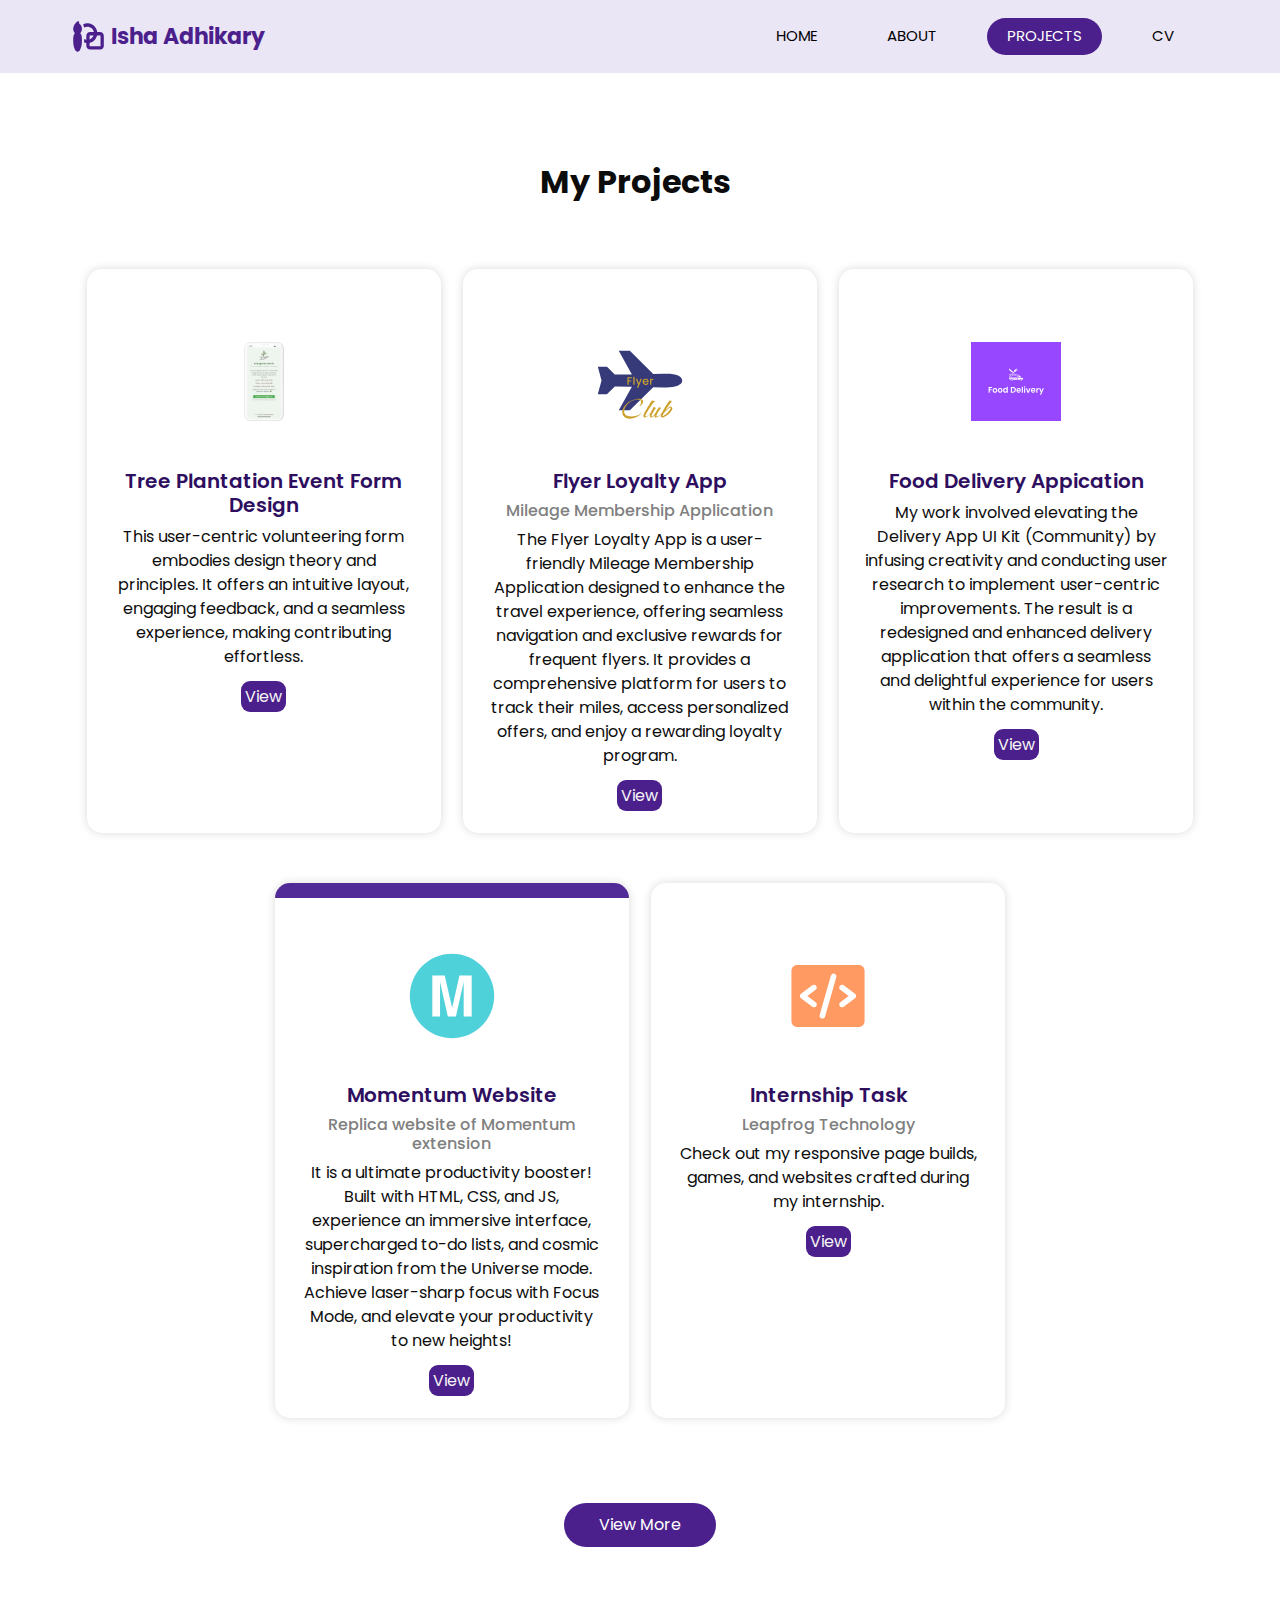
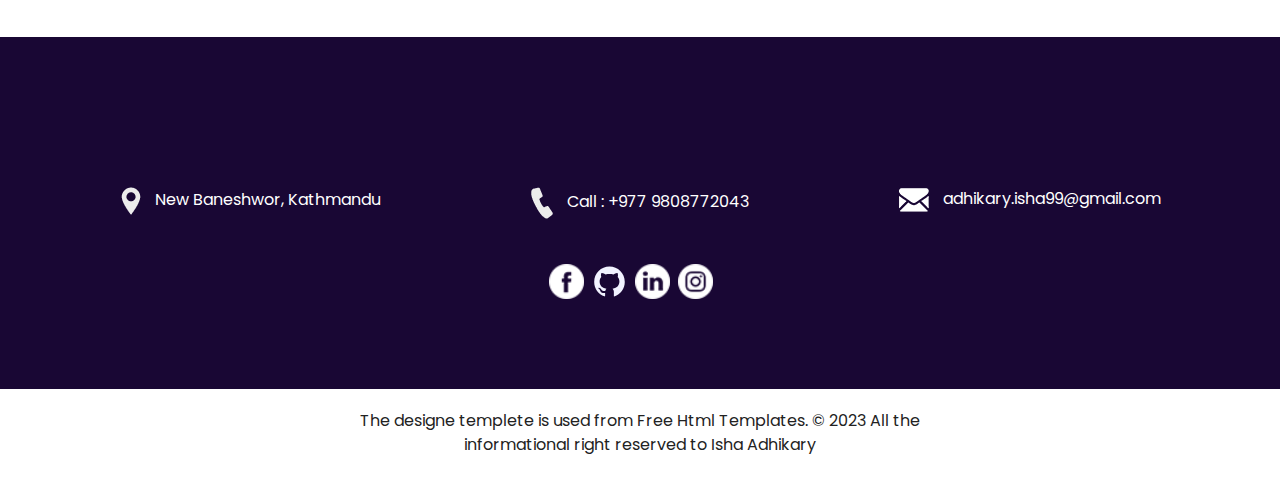
<file: project.html>
<!DOCTYPE html>
<html>

<head>
  <!-- Basic -->
  <meta charset="utf-8" />
  <meta http-equiv="X-UA-Compatible" content="IE=edge" />
  <!-- Mobile Metas -->
  <meta name="viewport" content="width=device-width, initial-scale=1, shrink-to-fit=no" />
  <!-- Site Metas -->
  <meta name="keywords" content="" />
  <meta name="description" content="" />
  <meta name="author" content="" />

  <title>Isha Adhikary</title>

  <!-- slider stylesheet -->
  <link rel="stylesheet" type="text/css" href="https://cdnjs.cloudflare.com/ajax/libs/OwlCarousel2/2.1.3/assets/owl.carousel.min.css" />

  <!-- bootstrap core css -->
  <link rel="stylesheet" type="text/css" href="css/bootstrap.css" />
<!-- Tab Icon -->
<link rel="icon" type="image/png" href="images/logo.svg">
  <!-- fonts style -->
  <link href="https://fonts.googleapis.com/css?family=Poppins:400,600,700&display=swap" rel="stylesheet">
  <!-- Custom styles for this template -->
  <link href="css/style.css" rel="stylesheet" />
  <!-- responsive style -->
  <link href="css/responsive.css" rel="stylesheet" />
</head>

<body class="sub_page">

  <div class="hero_area">
    <!-- header section strats -->
    <header class="header_section">
      <div class="container">
        <nav class="navbar navbar-expand-lg custom_nav-container ">
          <a class="navbar-brand" href="index.html">
            <img src="images/logo.svg" alt="">
            <span>
              Isha Adhikary
            </span>
          </a>
          <button class="navbar-toggler" type="button" data-toggle="collapse" data-target="#navbarSupportedContent" aria-controls="navbarSupportedContent" aria-expanded="false" aria-label="Toggle navigation">
            <span class="s-1"> </span>
            <span class="s-2"> </span>
            <span class="s-3"> </span>
          </button>

          <div class="collapse navbar-collapse" id="navbarSupportedContent">
            <div class="d-flex ml-auto flex-column flex-lg-row align-items-center">
              <ul class="navbar-nav  ">
                <li class="nav-item ">
                  <a class="nav-link" href="index.html">Home <span class="sr-only">(current)</span></a>
                </li>
                <li class="nav-item">
                  <a class="nav-link" href="index.html"> About</a>
                </li>
                <li class="nav-item active">
                  <a class="nav-link" href="project.html"> Projects </a>
                </li>
                <li class="nav-item">
                  <a class="nav-link" href="https://drive.google.com/file/d/1K_Po2B4zp9YyFRbpoNTm7Tj5_JrUj8pn/view?usp=sharing" target="_blank"> CV </a>
                </li>
              </ul>
            </div>
          </div>
        </nav>
      </div>
    </header>
    <!-- end header section -->
  </div>


  <!-- service section -->
  <section class="service_section layout_padding">
    <div class="container">
      <div class="heading_container">
        <h2>
          My Projects
        </h2>
      </div>

      <div class="service_container">

        <div class="box ">
          <div class="img-box">
            <img src="images/mobileForm.svg" class="img1" alt="">
          </div>
          <div class="detail-box">
            <h5>
              Tree Plantation Event Form Design
            </h5>
            <p>
              This user-centric volunteering form embodies design theory and principles. It offers an intuitive layout, engaging feedback, and a seamless experience, making contributing effortless.</p>
                </p>
              <a href="https://www.behance.net/gallery/177776451/Volunteering-Form-Design" class="button-view" target="_blank">
                View</a>
          </div>
        </div>
        

        <div class="box">
          <div class="img-box">
            <img src="images/project1.svg" class="img1" alt="">
          </div>
          <div class="detail-box">
            <h5>
              Flyer Loyalty App
            </h5>
            <h6 class="sub-heading">Mileage Membership Application</h6>
            <p>
              The Flyer Loyalty App is a user-friendly Mileage Membership Application designed to enhance the travel experience, offering seamless navigation and exclusive rewards for frequent flyers. It provides a comprehensive platform for users to track their miles, access personalized offers, and enjoy a rewarding loyalty program.
            </p>
            <a href="https://www.behance.net/gallery/177029671/Flyer-Loyalty-App" class="button-view" target="_blank">
              View</a>
          </div>
        </div>
        <div class="box ">
          <div class="img-box">
            <img src="images/project2.svg" class="img1" alt="">
          </div>
          <div class="detail-box">
            <h5>
              Food Delivery Appication
            </h5>
            <p>
              My work involved elevating the Delivery App UI Kit (Community) by infusing creativity and conducting user research to implement user-centric improvements. The result is a redesigned and enhanced delivery application that offers a seamless and delightful experience for users within the community.
              </p>
              <a href="https://www.behance.net/gallery/176997875/Food-Delivery-Application" class="button-view" target="_blank">
                View</a>
          </div>
        </div>
        <div class="box active">
          <div class="img-box">
            <img src="images/project3.svg" class="img1" alt="">
          </div>
          <div class="detail-box">
            <h5>
              Momentum Website
            </h5>
            <h6 class="sub-heading">Replica website of Momentum extension</h6>
            <p>
              It is a ultimate productivity booster! Built with HTML, CSS, and JS, experience an immersive interface, supercharged to-do lists, and cosmic inspiration from the Universe mode. Achieve laser-sharp focus with Focus Mode, and elevate your productivity to new heights!
              </p>
              <a href="https://ishaadhikary.github.io/MomentumReplicaWebsite/" class="button-view" target="_blank">
                View</a>
          </div>
        </div>
       
        
        <div class="box">
          <div class="img-box">
            <img src="images/project4.svg" class="img1" alt="">
          </div>
          <div class="detail-box">
            <h5>
              Internship Task
            </h5>
            <h6 class="sub-heading">Leapfrog Technology</h6>
            <p>
              Check out my responsive page builds, games, and websites crafted during my internship. </p>
              <a href="https://ishaadhikary.github.io/" class="button-view" target="_blank">
                View</a>
            </div>
        </div>
      </div>
      <div class="btn-box">
        <a href="https://www.behance.net/ishaadhikary" target="_blank">
          View More
        </a>
      </div>
    </div>
  </section>
  <!-- end service section -->


   <!-- info section -->

   <section class="info_section layout_padding">
    <div class="container">
      <div class="info_contact">
        <div class="row">
          <div class="col-md-4">
            <a href="https://goo.gl/maps/F767WcRA7x7ky5yx6" target="_blank">
              <img src="images/location-white.png" alt="Map">
              <span>
                New Baneshwor, Kathmandu
              </span>
            </a>
          </div>
          <div class="col-md-4">
            <a href="#">
              <img src="images/telephone-white.png" alt="Phone">
              <span>
                Call : +977 9808772043
              </span>
            </a>
          </div>
          <div class="col-md-4">
            <a href="mailto:adhikary.isha99@gmail.com">
              <img src="images/envelope-white.png" alt="Mail">
              <span>
                adhikary.isha99@gmail.com
              </span>
            </a>
          </div>
        </div>
      </div>
    
        <div class="col-md-4 col-lg-3 center-align">
          <div class="info_social">
            <div>
              <a href="https://www.facebook.com/isha12354/" target="_blank">
                <img src="images/fb.png" alt=" Facebook Icon">
              </a>
            </div>
            <div>
              <a href="https://github.com/ishaadhikary/" target="_blank">
                <img src="images/github.svg" alt="Github Icon" >
              </a>
            </div>
            <div>
              <a href="https://www.linkedin.com/in/isha-adhikary-34a458191/" target="_blank">
                <img src="images/linkedin.png" alt="linkedin Icon" >
              </a>
            </div>
            <div>
              <a href="https://www.instagram.com/isha_adhikary/" target="_blank">
                <img src="images/instagram.png" alt="Instagram Icon">
              </a>
            </div>
          </div>
        </div>
      </div>

    </div>
  </section>


  <!-- end info section -->

  <!-- footer section -->
  <footer class="container-fluid footer_section">
    <div class="container">
      <div class="row">
        <div class="col-lg-7 col-md-9 mx-auto">
          <p>
            The designe templete is used from <a href="https://html.design/">Free Html Templates</a>. &copy; 2023 All the informational right reserved to Isha Adhikary
          </p>
        
        </div>
      </div>
    </div>
  </footer>
   <!-- footer section -->


  <script src="js/jquery-3.4.1.min.js"></script>
  <script src="js/bootstrap.js"></script>


</body>

</html>
</file>
<file: css/style.css>
body {
  font-family: "Poppins", sans-serif;
  color: #0c0c0c;
  background-color: #ffffff;
}

.layout_padding {
  padding-top: 90px;
  padding-bottom: 90px;
}

.layout_padding2 {
  padding-top: 45px;
  padding-bottom: 45px;
}

.layout_padding2-top {
  padding-top: 45px;
}

.layout_padding2-bottom {
  padding-bottom: 45px;
}

.layout_padding-top {
  padding-top: 90px;
}

.layout_padding-bottom {
  padding-bottom: 90px;
}

.heading_container {
  display: -webkit-box;
  display: -ms-flexbox;
  display: flex;
  -webkit-box-pack: start;
      -ms-flex-pack: start;
          justify-content: flex-start;
  -webkit-box-align: center;
      -ms-flex-align: center;
          align-items: center;
  text-align: center;
}

.heading_container h2 {
  position: relative;
  font-weight: bold;
  margin-right: 10px;
}

.heading_container img {
  width: 30px;
}

/*header section*/
.hero_area {
  height: 98vh;
  position: relative;
  display: -webkit-box;
  display: -ms-flexbox;
  display: flex;
  -webkit-box-orient: vertical;
  -webkit-box-direction: normal;
      -ms-flex-direction: column;
          flex-direction: column;
  background-color: #eae6f5;
}

.sub_page .hero_area {
  height: auto;
}

.header_section .container {
  padding: 0;
}

.header_section .nav_container {
  margin: 0 auto;
}

.custom_nav-container .navbar-nav .nav-item .nav-link {
  padding: 7px 20px;
  margin: 10px 15px;
  color: #000000;
  text-align: center;
  border-radius: 35px;
  text-transform: uppercase;
  font-size: 15px;
}

.custom_nav-container .navbar-nav .nav-item.active .nav-link, .custom_nav-container .navbar-nav .nav-item:hover .nav-link {
  background-color: #4b208c;
  color: #ffffff;
  cursor: pointer;
}

a,
a:hover,
a:focus {
  text-decoration: none;
}

a:hover,
a:focus {
  color: initial;
}

.btn,
.btn:focus {
  outline: none !important;
  -webkit-box-shadow: none;
          box-shadow: none;
}

.custom_nav-container .nav_search-btn {
  background-image: url(../images/search-icon.png);
  background-size: 22px;
  background-repeat: no-repeat;
  background-position-y: 7px;
  width: 35px;
  height: 35px;
  padding: 0;
  border: none;
}

.navbar-brand {
  display: -webkit-box;
  display: -ms-flexbox;
  display: flex;
  -webkit-box-align: center;
      -ms-flex-align: center;
          align-items: center;
}

.navbar-brand img {
  margin-right: 5px;
  width: 35px;
}

.navbar-brand span {
  font-size: 22px;
  font-weight: 700;
  color: #4b208c;
}

.custom_nav-container {
  z-index: 99999;
}

.navbar-expand-lg .navbar-collapse {
  -webkit-box-align: end;
      -ms-flex-align: end;
          align-items: flex-end;
}

.custom_nav-container .navbar-toggler {
  outline: none;
}

.custom_nav-container .navbar-toggler {
  padding: 0;
  width: 37px;
  height: 42px;
}

.custom_nav-container .navbar-toggler span {
  display: block;
  width: 35px;
  height: 4px;
  background-color: #190734;
  margin: 7px 0;
  -webkit-transition: all .3s;
  transition: all .3s;
}

.custom_nav-container .navbar-toggler[aria-expanded="true"] .s-1 {
  -webkit-transform: rotate(45deg);
          transform: rotate(45deg);
  margin: 0;
  margin-bottom: -4px;
}

.custom_nav-container .navbar-toggler[aria-expanded="true"] .s-2 {
  display: none;
}

.custom_nav-container .navbar-toggler[aria-expanded="true"] .s-3 {
  -webkit-transform: rotate(-45deg);
          transform: rotate(-45deg);
  margin: 0;
  margin-top: -4px;
}

.custom_nav-container .navbar-toggler[aria-expanded="false"] .s-1,
.custom_nav-container .navbar-toggler[aria-expanded="false"] .s-2,
.custom_nav-container .navbar-toggler[aria-expanded="false"] .s-3 {
  -webkit-transform: none;
          transform: none;
}

/*end header section*/
.sub-heading{
  color:gray
}
/* slider section */
.slider_section {
  -webkit-box-flex: 1;
      -ms-flex: 1;
          flex: 1;
  display: -webkit-box;
  display: -ms-flexbox;
  display: flex;
  -webkit-box-align: center;
      -ms-flex-align: center;
          align-items: center;
  position: relative;
  z-index: 2;
  color: #3b3a3a;
  padding-bottom: 90px;
}

.slider_section .row {
  -webkit-box-align: center;
      -ms-flex-align: center;
          align-items: center;
}

.slider_section .detail_box {
  color: #000000;
}

.slider_section .detail_box h1 {
  text-transform: uppercase;
  font-weight: bold;
}

.slider_section .detail_box p {
  margin-top: 20px;
}

.slider_section .detail_box a {
  display: inline-block;
  padding: 10px 40px;
  background-color: #4b208c;
  color: #ffffff;
  border-radius: 35px;
  margin-top: 35px;
}

.slider_section .detail_box a:hover {
  background-color: #5625a1;
}

.slider_section .img_container {
  border: 7px solid #7b57b2;
  border-radius: 100%;
  overflow: hidden;
}

.slider_section .img_container div#carouselExampleContarols {
  width: 100%;
  position: unset;
}

.slider_section .img_container .img-box img {
  width: 100%;
}

.slider_section .carousel-control-prev,
.slider_section .carousel-control-next {
  top: initial;
  left: initial;
  bottom: 5%;
  right: 10%;
  width: 45px;
  height: 45px;
  border: none;
  border-radius: 100%;
  opacity: 1;
  background-repeat: no-repeat;
  background-size: 8px;
  background-position: center;
}

.slider_section .carousel-control-prev {
  background-image: url(../images/prev.png);
  background-color: #ffffff;
  -webkit-transform: translate(-85px, 30px);
          transform: translate(-85px, 30px);
}

.slider_section .carousel-control-next {
  background-image: url(../images/next.png);
  background-color: #4b208c;
  -webkit-transform: translate(-45px, 0);
          transform: translate(-45px, 0);
}

.service_section {
  text-align: center;
}

.service_section .heading_container {
  -webkit-box-pack: center;
      -ms-flex-pack: center;
          justify-content: center;
}

.service_section .service_container {
  display: -webkit-box;
  display: -ms-flexbox;
  display: flex;
  -webkit-box-pack: center;
      -ms-flex-pack: center;
          justify-content: center;
  padding: 35px 0;
  -ms-flex-wrap: wrap;
      flex-wrap: wrap;
}

.service_section .service_container .box {
  margin: 25px 1%;
  -ms-flex-preferred-size: 31%;
      flex-basis: 31%;
  padding: 35px 25px 25px;
  border-radius: 15px;
  -webkit-box-shadow: 0 0 10px 0 rgba(0, 0, 0, 0.15);
          box-shadow: 0 0 10px 0 rgba(0, 0, 0, 0.15);
  border-top: 15px solid transparent;
  overflow: hidden;
  -webkit-transition: all .1s;
  transition: all .1s;
}

.service_section .service_container .box .img-box {
  display: -webkit-box;
  display: -ms-flexbox;
  display: flex;
  -webkit-box-pack: center;
      -ms-flex-pack: center;
          justify-content: center;
  -webkit-box-align: center;
      -ms-flex-align: center;
          align-items: center;
  height: 125px;
}

.service_section .service_container .box .img-box img {
  width: 90px;
}

.service_section .service_container .box .detail-box {
  margin-top: 25px;
}

.service_section .service_container .box .detail-box h5 {
  color: #2e0e5f;
  font-weight: 600;
  position: relative;
}

.service_section .service_container .box:hover, .service_section .service_container .box.active {
  border-top: 15px solid #512a97;
}

.service_section .btn-box {
  display: -webkit-box;
  display: -ms-flexbox;
  display: flex;
  -webkit-box-pack: center;
      -ms-flex-pack: center;
          justify-content: center;
  margin-top: 25px;
}

.service_section .btn-box a {
  display: inline-block;
  padding: 10px 35px;
  background-color: #4b208c;
  color: #ffffff;
  border-radius: 35px;
}

.service_section .btn-box a:hover {
  background-color: #5625a1;
}

.about_section {
  background-color: #f3f0f6;
}

.about_section .row {
  -webkit-box-align: center;
      -ms-flex-align: center;
          align-items: center;
}

.about_section .img_container {
  display: -webkit-box;
  display: -ms-flexbox;
  display: flex;
  -webkit-box-orient: vertical;
  -webkit-box-direction: normal;
      -ms-flex-direction: column;
          flex-direction: column;
}

.about_section .img_container .img-box {
  border: 5px solid #7b57b2;
  border-radius: 100%;
  overflow: hidden;
}

.about_section .img_container .img-box.b1 {
  width: 70%;
}

.about_section .img_container .img-box.b2 {
  width: 50%;
  margin-left: auto;
  margin-top: -12%;
}

.about_section .img_container .img-box img {
  width: 100%;
}

.about_section .detail-box {
  margin-right: 15%;
}

.about_section .detail-box p {
  margin-top: 25px;
}

.about_section .detail-box a {
  display: inline-block;
  padding: 10px 35px;
  background-color: #4b208c;
  color: #ffffff;
  border-radius: 5px;
  margin: 25px 0 45px 0;
}

.about_section .detail-box a:hover {
  background-color: #5625a1;
}

.blog_section .heading_container {
  -webkit-box-pack: center;
      -ms-flex-pack: center;
          justify-content: center;
}

.blog_section .heading_container h2::before {
  background-color: #ffffff;
}

.blog_section .box {
  margin-top: 55px;
  background-color: #ffffff;
  -webkit-box-shadow: 0 0 10px 0 rgba(0, 0, 0, 0.15);
          box-shadow: 0 0 10px 0 rgba(0, 0, 0, 0.15);
}

.blog_section .box .img-box {
  position: relative;
}

.blog_section .box .img-box img {
  width: 100%;
}

.blog_section .box .detail-box {
  padding: 25px 25px 15px;
}

.blog_section .box .detail-box h5 {
  font-weight: bold;
}

.contact_section {
  position: relative;
}

.contact_section form {
  margin-top: 45px;
  padding-right: 35px;
}

.contact_section input {
  width: 100%;
  border: none;
  height: 50px;
  margin-bottom: 25px;
  padding-left: 25px;
  background-color: transparent;
  outline: none;
  color: #101010;
  -webkit-box-shadow: 0px 2px 5px 0px rgba(0, 0, 0, 0.16);
  box-shadow: 0px 2px 5px 0px rgba(0, 0, 0, 0.16);
}
.button-view{
  background-color: #4b208c;
  color: whitesmoke;
  padding: 4px;
  border-radius: 9px;
}

.center-align{
  width:100%;
  padding:0 42%;
}
.contact_section input::-webkit-input-placeholder {
  color: #737272;
}

.contact_section input:-ms-input-placeholder {
  color: #737272;
}

.contact_section input::-ms-input-placeholder {
  color: #737272;
}

.contact_section input::placeholder {
  color: #737272;
}

.contact_section input.message-box {
  height: 120px;
}

.contact_section button {
  border: none;
  display: inline-block;
  padding: 12px 45px;
  background-color: #4b208c;
  color: #ffffff;
  border-radius: 0px;
  margin-top: 35px;
}

.contact_section button:hover {
  background-color: #5625a1;
}

.contact_section .map_container {
  height: 100%;
  min-height: 325px;
}

.contact_section .map_container .map-responsive {
  height: 100%;
}

.footer_bg {
  background-image: url(../images/footer-bg.png);
  background-size: cover;
  background-position: top;
}

/* info section */
.info_section {
  background-color: #190734;
  color: #ffffff;
}

.info_section h6 {
  font-weight: bold;
}

.info_section .info_contact {
  margin-top: 60px;
  margin-bottom: 45px;
}

.info_section .info_contact .col-md-4 {
  display: -webkit-box;
  display: -ms-flexbox;
  display: flex;
  -webkit-box-pack: center;
      -ms-flex-pack: center;
          justify-content: center;
}

.info_section .info_contact a {
  color: #ffffff;
}

.info_section .info_contact img {
  max-width: 100%;
  margin-right: 10px;
}

.info_section .info_form {
  margin: 0 auto;
  margin-bottom: 45px;
}

.info_section .info_form h4 {
  text-transform: uppercase;
  text-align: center;
  margin-bottom: 20px;
}

.info_section .info_form form {
  display: -webkit-box;
  display: -ms-flexbox;
  display: flex;
  -webkit-box-align: center;
      -ms-flex-align: center;
          align-items: center;
}

.info_section .info_form form input {
  background-color: #ffffff;
  border: none;
  -webkit-box-flex: 2.5;
      -ms-flex: 2.5;
          flex: 2.5;
  outline: none;
  color: #000000;
  min-height: 42.4px;
  padding-left: 15px;
}

.info_section .info_form form input ::-webkit-input-placeholder {
  color: #ffffff;
  opacity: 0.2;
}

.info_section .info_form form input :-ms-input-placeholder {
  color: #ffffff;
  opacity: 0.2;
}

.info_section .info_form form input ::-ms-input-placeholder {
  color: #ffffff;
  opacity: 0.2;
}

.info_section .info_form form input ::placeholder {
  color: #ffffff;
  opacity: 0.2;
}

.info_section .info_form form button {
  -webkit-box-flex: 1;
      -ms-flex: 1;
          flex: 1;
  border: none;
  display: inline-block;
  padding: 10px 30px;
  background-color: #4b208c;
  color: #ffffff;
  border-radius: 0;
  font-size: 15px;
  text-transform: uppercase;
}

.info_section .info_form form button:hover {
  background-color: #5625a1;
}

.info_section .box {
  display: -webkit-box;
  display: -ms-flexbox;
  display: flex;
}

.info_section .info_social {
  display: -webkit-box;
  display: -ms-flexbox;
  display: flex;
}

.info_section .info_social img {
  width: 35px;
  margin-right: 8px;
}

/* end info section */
/* footer section*/
.footer_section {
  display: -webkit-box;
  display: -ms-flexbox;
  display: flex;
  -webkit-box-pack: center;
      -ms-flex-pack: center;
          justify-content: center;
  position: relative;
}

.footer_section p {
  color: #222222;
  margin: 0 auto;
  text-align: center;
  padding: 20px;
}

.footer_section p a {
  color: #222222;
}
/*# sourceMappingURL=style.css.map */
</file>
<file: css/responsive.css>
@media (max-width: 1120px) {}

@media (max-width: 992px) {

  .hero_area {
    height: auto;
  }

  .header_section {
    padding-top: 10px;
  }

  #navbarSupportedContent {
    margin-top: 25px;
  }

  .slider_section {

    padding-top: 75px;
    padding-bottom: 150px;

  }

  .about_section .img-box {
    margin: 0 5%;
  }

  .about_section .detail-box {
    margin-right: 5%;
  }

  .service_section .service_container .box {
    -ms-flex-preferred-size: 48%;
    flex-basis: 48%;
  }

  .about_section .img_container .img-box.b2 {
    margin-top: -5%;
  }

}

@media (max-width: 768px) {


  .slider_section .detail_box {
    text-align: center;
  }

  .slider_section .img_content {
    margin-top: 55px;
  }

  .contact_section .map_container {
    margin-top: 45px;
  }

  .info_section .info_contact a {
    margin-bottom: 15px;
  }

  .info_section .info_social {
    justify-content: center;
  }

  .service_section .service_container .box {
    flex-basis: 98%;
  }

  .contact_section form {
    padding-right: 0;
  }

  .info_section .info_contact a {
    text-align: center;
  }
}

@media (max-width: 576px) {
  .about_section .img_container .img-box.b1 {
    width: 80%;
  }

  .about_section .img_container .img-box.b2 {
    width: 55%;
  }

  .info_section .info_form form {
    flex-direction: column;
  }

  .info_section .info_form form input {
    width: 100%;
  }

  .info_section .info_form form button {
    margin-top: 15px;
    padding: 10px 40px;
  }
}

@media (max-width: 480px) {}

@media (max-width: 420px) {

  .slider_section .carousel-control-prev,
  .slider_section .carousel-control-next {
    right: 0;
  }
}

@media (max-width: 360px) {}

@media (min-width: 1200px) {
  .container {
    max-width: 1170px;
  }
}
</file>
